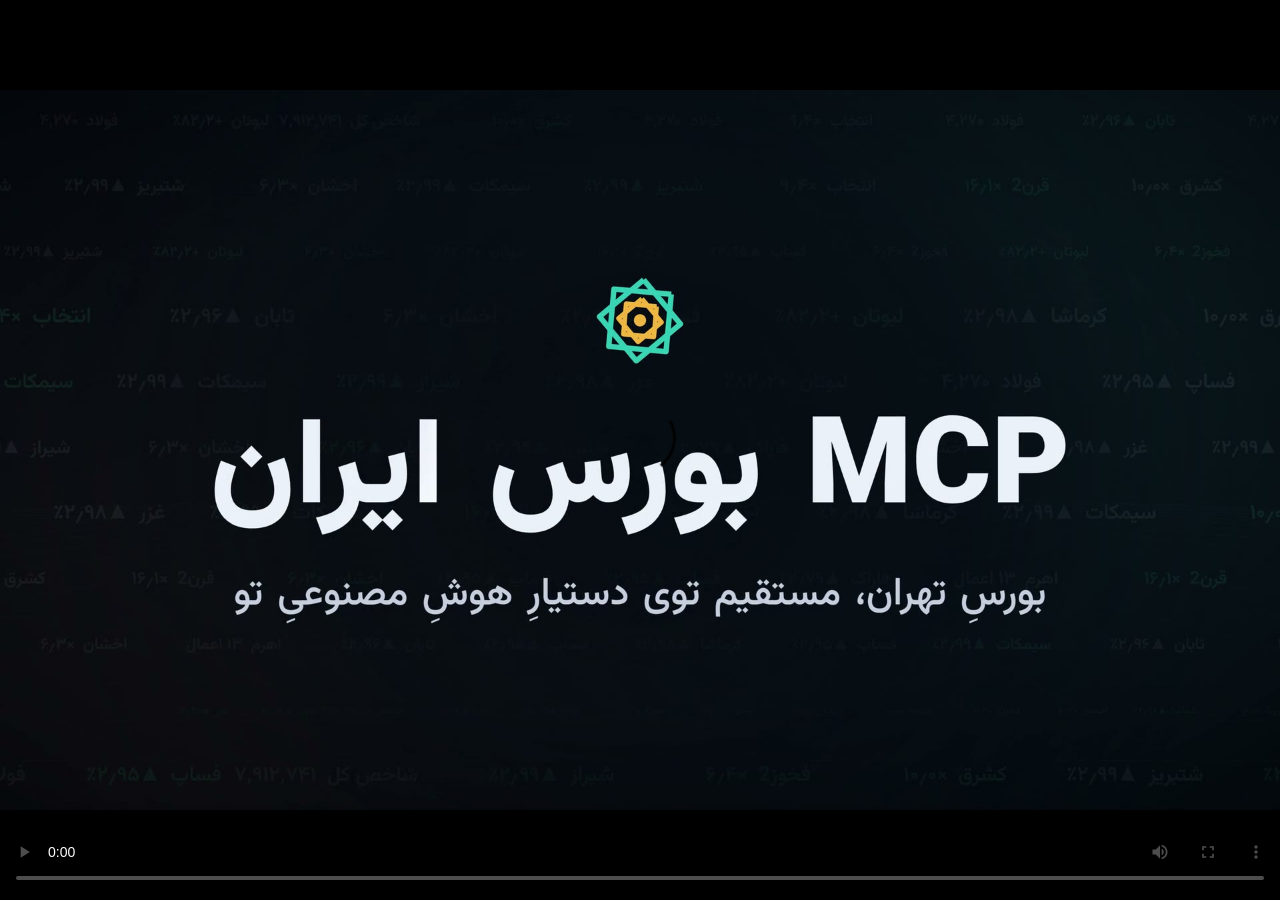
<file: docs/embed.html>
<!doctype html>
<html lang="en">
<head>
<meta charset="utf-8">
<meta name="viewport" content="width=device-width, initial-scale=1">
<meta name="robots" content="noindex">
<title>iran-bourse-mcp launch film</title>
<style>
html, body { margin: 0; height: 100%; background: #000; }
video { display: block; width: 100%; height: 100%; object-fit: contain; background: #000; }
a.back { position: fixed; inset-inline-start: 10px; top: 10px; z-index: 2; padding: 5px 10px; border-radius: 8px; background: rgba(10, 16, 32, 0.72); color: #e8eef9; font: 600 12px system-ui, sans-serif; text-decoration: none; opacity: 0; transition: opacity .2s; }
body:hover a.back, a.back:focus { opacity: 1; }
</style>
</head>
<body>
<a class="back" href="https://msmahdinejad.github.io/iran-bourse-mcp/#film" target="_blank" rel="noopener">iran-bourse-mcp</a>
<video controls playsinline preload="metadata" poster="assets/film/poster-16x9.jpg" aria-label="iran-bourse-mcp launch film, 2 minutes">
  <source src="assets/film/iran-bourse-mcp-film-16x9-social.mp4" type="video/mp4">
  <track kind="subtitles" srclang="en" label="English" src="assets/film/captions.en.vtt">
  <track kind="captions" srclang="fa" label="فارسی" src="assets/film/captions.fa.vtt">
</video>
</body>
</html>
</file>
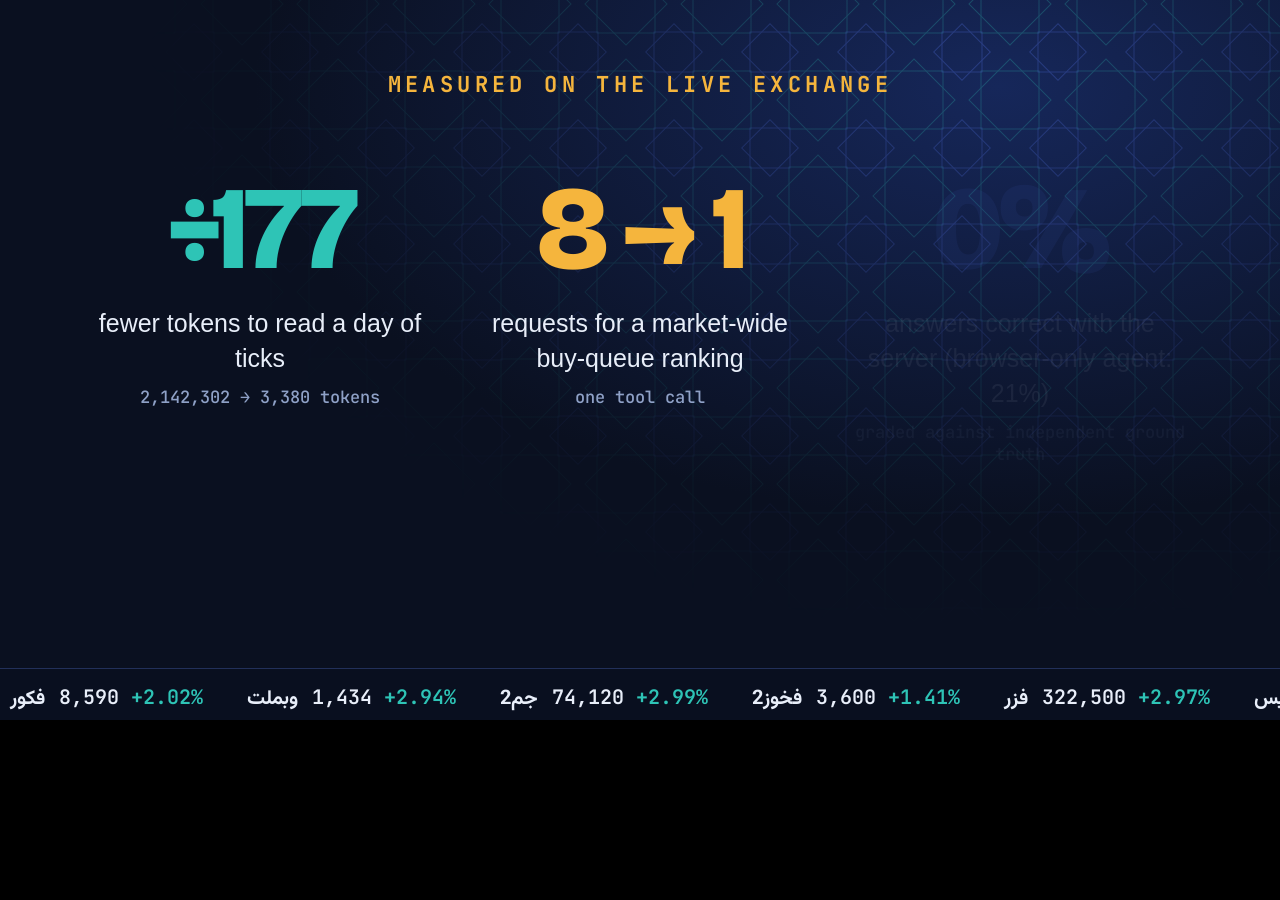
<file: docs/promo.html>
<!doctype html>
<html lang="en">
<head>
<meta charset="utf-8">
<title>iran-bourse-mcp promo</title>
<meta name="viewport" content="width=device-width, initial-scale=1">
<!--
  A 1280x720 motion-graphics scene driven by a single function render(t).
  scripts/render_promo.py screenshots it at t = 0, 0.05, ... and ffmpeg stitches the frames into docs/assets/promo.mp4.
  Open promo.html?play=1 in a browser to watch it live. Numbers come from data.js (live snapshot and benchmarks).
-->
<link rel="stylesheet" href="https://fonts.googleapis.com/css2?family=Bricolage+Grotesque:opsz,wght@12..96,700;12..96,800&family=JetBrains+Mono:wght@400;600;700&family=Vazirmatn:wght@400;600;800&display=swap">
<style>
  :root { --bg:#0a1020; --bg2:#101c3f; --line:#22305a; --ink:#e8eef9; --muted:#8fa1c7; --teal:#2ec4b6; --saffron:#f5b53d; --red:#f0556a; --lapis:#5b7cfa; }
  * { box-sizing: border-box; }
  html, body { margin: 0; background: #000; }
  #stage { position: relative; width: 1280px; height: 720px; overflow: hidden; color: var(--ink);
    font-family: "Vazirmatn", "Segoe UI", Tahoma, sans-serif; background: radial-gradient(1200px 700px at 78% 12%, #16275a 0%, var(--bg) 62%); }
  .tiles { position: absolute; inset: -96px; background-image: url("assets/tiles.svg"); background-size: 96px 96px; opacity: .55;
    -webkit-mask-image: radial-gradient(ellipse 80% 90% at 80% 10%, #000 0%, transparent 72%); mask-image: radial-gradient(ellipse 80% 90% at 80% 10%, #000 0%, transparent 72%); }
  .scene { position: absolute; inset: 0; opacity: 0; }
  #tape { position: absolute; left: 0; right: 0; bottom: 0; height: 52px; border-top: 1px solid var(--line); background: rgba(10,16,32,.92); overflow: hidden; direction: ltr; }
  #tape-track { position: absolute; top: 14px; white-space: nowrap; font: 600 20px "JetBrains Mono", Consolas, monospace; }
  #tape-track > span { margin-right: 44px; display: inline-block; direction: ltr; unicode-bidi: isolate; } #tape-track b { font-family: "Vazirmatn", Tahoma, sans-serif; margin-right: 14px; color: var(--ink); display: inline-block; direction: rtl; unicode-bidi: isolate; }
  .up { color: var(--teal); } .down { color: var(--red); }
  /* scene 1 */
  .logo { position: absolute; left: 96px; top: 150px; width: 120px; height: 120px; }
  .eyebrow { position: absolute; left: 248px; top: 160px; font: 700 20px "JetBrains Mono", Consolas, monospace; letter-spacing: .22em; color: var(--saffron); }
  .title { position: absolute; left: 244px; top: 196px; font: 800 96px "Bricolage Grotesque", "Segoe UI", sans-serif; letter-spacing: -3px; white-space: nowrap; }
  .tag { position: absolute; left: 100px; top: 330px; font: 600 40px "Segoe UI", sans-serif; }
  .tag-fa { position: absolute; left: 100px; top: 396px; font: 600 38px "Vazirmatn", Tahoma, sans-serif; color: var(--muted); direction: rtl; }
  .pills { position: absolute; left: 100px; top: 480px; display: flex; gap: 14px; }
  .pill { border: 2px solid var(--teal); border-radius: 999px; padding: 8px 22px; font: 700 22px "Segoe UI", sans-serif; }
  /* scene 2 */
  .term { position: absolute; left: 70px; top: 78px; width: 760px; height: 540px; border-radius: 18px; background: #0a1230; border: 1px solid var(--line); overflow: hidden; direction: ltr; }
  .term header { height: 48px; background: var(--bg2); border-bottom: 1px solid var(--line); display: flex; align-items: center; gap: 9px; padding: 0 18px; color: var(--muted); font: 600 15px "Segoe UI", sans-serif; }
  .term header i { width: 12px; height: 12px; border-radius: 50%; display: inline-block; background: var(--red); } .term header i:nth-child(2){background:var(--saffron)} .term header i:nth-child(3){background:var(--teal)}
  .term .body { padding: 22px 26px; font: 500 21px/1.7 "JetBrains Mono", Consolas, monospace; }
  .prompt { color: var(--ink); direction: rtl; text-align: right; font: 700 24px/1.5 "Vazirmatn", Tahoma, sans-serif; min-height: 78px; }
  .call { color: var(--muted); font-size: 19px; } .ans { color: var(--ink); font-size: 21px; } .ans b { color: var(--teal); }
  .ladder { position: absolute; right: 70px; top: 120px; width: 330px; direction: ltr; }
  .ladder .hd { font: 800 34px "Vazirmatn", Tahoma, sans-serif; } .ladder .px { font: 700 50px "JetBrains Mono", Consolas, monospace; margin: 4px 0 14px; }
  .ladder .px span { font-size: 22px; color: var(--teal); margin-left: 12px; }
  .lvl { height: 25px; margin: 7px 0; display: flex; align-items: center; gap: 12px; font: 500 15px "JetBrains Mono", Consolas, monospace; color: var(--muted); }
  .lvl i { display: block; height: 17px; border-radius: 4px; } .lvl.a i { background: var(--red); } .lvl.b i { background: var(--teal); }
  /* scene 3 */
  .stat { position: absolute; top: 170px; width: 340px; text-align: center; direction: ltr; }
  .stat .n { font: 800 118px "Bricolage Grotesque", "Segoe UI", sans-serif; letter-spacing: -4px; line-height: 1; }
  .stat .l { margin-top: 18px; font: 500 25px/1.4 "Segoe UI", sans-serif; color: var(--ink); } .stat .s { margin-top: 10px; font: 500 17px "JetBrains Mono", Consolas, monospace; color: var(--muted); }
  .head3 { position: absolute; left: 0; right: 0; top: 70px; text-align: center; font: 700 22px "JetBrains Mono", Consolas, monospace; letter-spacing: .2em; color: var(--saffron); }
  /* scene 4 */
  .head4 { position: absolute; left: 0; right: 0; top: 74px; text-align: center; font: 800 62px "Bricolage Grotesque", "Segoe UI", sans-serif; letter-spacing: -2px; }
  .chips { position: absolute; left: 110px; right: 110px; top: 190px; display: flex; flex-wrap: wrap; gap: 14px; justify-content: center; }
  .chip { border: 1.5px solid #2c3d70; border-radius: 999px; padding: 9px 22px; font: 600 23px "Segoe UI", sans-serif; background: rgba(17,28,58,.7); }
  .cmd { position: absolute; left: 110px; right: 110px; top: 420px; border: 1px solid #2c3d70; border-radius: 16px; background: #0a1230; padding: 22px 28px; font: 600 19px "JetBrains Mono", Consolas, monospace; direction: ltr; }
  .cmd .p { color: var(--saffron); margin-right: 14px; }
  .url { position: absolute; left: 0; right: 0; top: 580px; text-align: center; font: 700 34px "Segoe UI", sans-serif; color: var(--teal); }
</style>
</head>
<body>
<div id="stage">
  <div class="tiles" id="tiles"></div>

  <div class="scene" id="s1">
    <svg class="logo" id="logo" viewBox="-34 -34 68 68"><rect x="-30" y="-30" width="60" height="60" rx="14" fill="#101c3f" stroke="#2ec4b6" stroke-width="2.5"/><g fill="none" stroke="#2ec4b6" stroke-width="3"><rect x="-15" y="-15" width="30" height="30"/><rect x="-15" y="-15" width="30" height="30" transform="rotate(45)"/></g><g fill="none" stroke="#f5b53d" stroke-width="2.4"><rect x="-8" y="-8" width="16" height="16"/><rect x="-8" y="-8" width="16" height="16" transform="rotate(45)"/></g><circle r="3.2" fill="#f5b53d"/></svg>
    <div class="eyebrow">MODEL CONTEXT PROTOCOL SERVER</div>
    <div class="title" id="title"></div>
    <div class="tag" id="tag">The Tehran Stock Exchange, for AI agents.</div>
    <div class="tag-fa" id="tagfa">بورس تهران، برای ایجنت‌های هوش مصنوعی</div>
    <div class="pills" id="pills"></div>
  </div>

  <div class="scene" id="s2">
    <div class="term"><header><i></i><i></i><i></i><span style="margin-left:10px">agent · iran-bourse-mcp</span></header><div class="body">
      <div class="prompt" id="prompt"></div>
      <div id="calls"></div><div id="answers" style="margin-top:14px"></div>
    </div></div>
    <div class="ladder" id="ladder"></div>
  </div>

  <div class="scene" id="s3">
    <div class="head3">MEASURED ON THE LIVE EXCHANGE</div>
    <div id="stats"></div>
  </div>

  <div class="scene" id="s4">
    <div class="head4">Works with every agent</div>
    <div class="chips" id="chips"></div>
    <div class="cmd" id="cmd"><span class="p">$</span>claude mcp add iran-bourse -- uvx iran-bourse-mcp</div>
    <div class="url">github.com/msmahdinejad/iran-bourse-mcp&nbsp; ★</div>
  </div>

  <div id="tape"><div id="tape-track"></div></div>
</div>
<script src="data.js"></script>
<script>
(function () {
  var D = window.SITE_DATA || {}, S = D.snapshot || {}, F = (S.foolad || {}), Q = F.quote || {}, B = D.bench_data_plane, A = D.bench_agents;
  var clamp = function (x, a, b) { return Math.max(a, Math.min(b, x)); };
  var ease = function (x) { x = clamp(x, 0, 1); return x < .5 ? 4 * x * x * x : 1 - Math.pow(-2 * x + 2, 3) / 2; };
  var seg = function (t, a, b) { return clamp((t - a) / (b - a), 0, 1); };
  var typed = function (s, t, start, cps) { return s.slice(0, Math.max(0, Math.floor((t - start) * cps))); };
  var $ = function (id) { return document.getElementById(id); };
  var nf = function (n, d) { return Number(n).toLocaleString("en-US", { maximumFractionDigits: d || 0 }); };

  // ---- static content
  var tape = (S.tape || []).map(function (r) { return '<span><b>' + r.symbol + '</b>' + nf(r.last) + ' <span class="' + (r.pct >= 0 ? "up" : "down") + '">' + (r.pct >= 0 ? "+" : "") + r.pct.toFixed(2) + '%</span></span>'; }).join("");
  $("tape-track").innerHTML = tape + tape + tape;
  $("pills").innerHTML = ["38 tools", "read-only", "100% tick coverage", "MIT"].map(function (x, i) { return '<div class="pill" style="border-color:' + ["#2ec4b6", "#5b7cfa", "#f5b53d", "#8fa1c7"][i] + '">' + x + '</div>'; }).join("");
  var chips = ["Claude Code", "Claude Desktop", "Codex", "Gemini CLI", "Cursor", "VS Code", "Windsurf", "Cline", "Zed", "Goose", "OpenCode", "Kiro", "Qwen Code", "JetBrains", "Amp", "any MCP client"];
  $("chips").innerHTML = chips.map(function (c) { return '<div class="chip">' + c + '</div>'; }).join("");

  var ob = F.order_book || { asks: [], bids: [] };
  var asks = (ob.asks || []).slice(0, 5).reverse(), bids = (ob.bids || []).slice(0, 5);
  var maxv = Math.log10(Math.max.apply(null, asks.concat(bids).map(function (x) { return x.volume; }).concat([100])) + 10);
  var lvl = function (x, k) { return '<div class="lvl ' + k + '"><span style="width:62px;text-align:right">' + nf(x.price) + '</span><i style="width:' + Math.max(6, Math.log10(x.volume + 10) / maxv * 190) + 'px"></i></div>'; };
  $("ladder").innerHTML = '<div class="hd">' + ((F.identity || {}).symbol || "فولاد") + '</div><div class="px">' + nf((Q.last || {}).price || 0) + '<span>' + (((Q.last || {}).change_pct || 0) >= 0 ? "+" : "") + (((Q.last || {}).change_pct || 0)).toFixed(2) + '%</span></div>' +
    asks.map(function (x) { return lvl(x, "a"); }).join("") + '<div style="height:8px"></div>' + bids.map(function (x) { return lvl(x, "b"); }).join("");

  var rl = F.real_legal || {}, real = rl.real || {}, comp = ((F.trade_summary || {}).completeness) || {}, holders = ((F.holders || {}).top) || [];
  var net = real.net_value;
  var prompt = "فولاد رو کامل بررسی کن: صف، پول حقیقی، سهامداران، کدال";
  var calls = ['● symbol_overview(symbol="فولاد")', '● real_legal_flow(symbol="فولاد", days=5)', '● trade_summary(symbol="فولاد")', '● codal_filings(symbol="فولاد", limit=3)'];
  var answers = [
    '<b>Foolad</b> ' + nf((Q.last || {}).price || 0) + ' Rial (' + ((Q.last || {}).change_pct >= 0 ? "+" : "") + (((Q.last || {}).change_pct) || 0).toFixed(2) + '%)' + (Q.at_upper_limit ? ', at the <b>upper limit</b>' : ''),
    'Real persons net <b>' + (net == null ? "n/a" : (Math.abs(net) / 1e9).toFixed(0) + 'bn Rial ' + (net > 0 ? "in" : "out")) + '</b>, buyer power <b>' + (rl.real_buyer_power || "n/a") + '</b>',
    '<b>' + nf(comp.ticks_count || 0) + '</b> ticks = <b>' + (comp.volume_coverage_pct || 100) + '%</b> of official volume',
    'Largest holder <b>' + (holders[0] ? holders[0].percent + '%' : "") + '</b>, top five <b>' + ((F.holders || {}).top5_percent || "") + '%</b>'
  ];

  // stats scene
  var stats = [];
  if (B) {
    var byId = {}; B.tasks.forEach(function (t) { byId[t.id] = t; });
    var tk = byId.trade_summary, bq = byId.buy_queues;
    if (tk) stats.push({ n: tk.token_reduction, fmt: function (v) { return "÷" + nf(v); }, l: "fewer tokens to read a day of ticks", s: nf(tk.raw.tokens) + " → " + nf(tk.mcp.tokens) + " tokens", c: "#2ec4b6" });
    if (bq) stats.push({ n: bq.raw.requests, fmt: function (v) { return nf(v) + " → 1"; }, l: "requests for a market-wide buy-queue ranking", s: "one tool call", c: "#f5b53d" });
  }
  if (A) {
    var acc = function (arm) { var rs = Object.keys(A.arms[arm].runs).map(function (k) { return A.arms[arm].runs[k].score; }); return rs.reduce(function (a, b) { return a + b; }, 0) / rs.length * 100; };
    stats.push({ n: acc("mcp"), fmt: function (v) { return Math.round(v) + "%"; }, l: "answers correct with the server (browser-only agent: " + Math.round(acc("browser")) + "%)", s: "graded against independent ground truth", c: "#5b7cfa" });
  }
  $("stats").innerHTML = stats.map(function (st, i) { var x = 640 - (stats.length * 380) / 2 + i * 380 + 20; return '<div class="stat" id="st' + i + '" style="left:' + x + 'px"><div class="n" id="stn' + i + '" style="color:' + st.c + '">0</div><div class="l">' + st.l + '</div><div class="s">' + st.s + '</div></div>'; }).join("");

  // ---- timeline
  var TOTAL = 15.5;
  var TITLE = "iran-bourse-mcp";
  function scene(el, t, a, b, fade) { fade = fade || .45; var v = Math.min(seg(t, a, a + fade), 1 - seg(t, b - fade, b)); el.style.opacity = ease(v); return v; }
  function render(t) {
    // tiles drift and ticker scroll
    $("tiles").style.transform = "translate(" + (-t * 9 % 96) + "px," + (t * 5 % 96) + "px)";
    $("tape-track").style.transform = "translateX(" + (-t * 120) + "px)";
    // scene 1: 0 - 3.6
    var v1 = scene($("s1"), t, -1, 3.6, .5);
    $("logo").style.transform = "scale(" + (.6 + .4 * ease(seg(t, 0, .9))) + ") rotate(" + ((1 - ease(seg(t, 0, 1.1))) * -90) + "deg)";
    $("logo").style.opacity = ease(seg(t, 0, .6));
    $("title").textContent = typed(TITLE, t, .35, 16);
    $("tag").style.opacity = ease(seg(t, 1.1, 1.6)); $("tag").style.transform = "translateY(" + (1 - ease(seg(t, 1.1, 1.6))) * 16 + "px)";
    $("tagfa").style.opacity = ease(seg(t, 1.5, 2.0)); $("tagfa").style.transform = "translateY(" + (1 - ease(seg(t, 1.5, 2.0))) * 16 + "px)";
    $("pills").style.opacity = ease(seg(t, 2.0, 2.5));
    $("s1").style.transform = "translateY(" + (-ease(seg(t, 3.1, 3.6)) * 40) + "px)";
    // scene 2: 3.4 - 9.4
    scene($("s2"), t, 3.4, 9.6, .5);
    $("prompt").textContent = typed(prompt, t, 4.0, 22);
    $("calls").innerHTML = calls.map(function (c, i) { var a = 6.0 + i * .5; return '<div class="call" style="opacity:' + ease(seg(t, a, a + .25)) + '">' + c + '</div>'; }).join("");
    $("answers").innerHTML = answers.map(function (c, i) { var a = 8.0 + i * .45; return '<div class="ans" style="opacity:' + ease(seg(t, a, a + .3)) + ';transform:translateX(' + (1 - ease(seg(t, a, a + .3))) * 16 + 'px)">• ' + c + '</div>'; }).join("");
    $("ladder").style.transform = "translateX(" + (1 - ease(seg(t, 4.2, 4.9))) * 60 + "px)";
    $("ladder").style.opacity = ease(seg(t, 4.2, 4.9));
    // scene 3: 9.2 - 12.8
    scene($("s3"), t, 9.2, 12.9, .5);
    stats.forEach(function (st, i) { var p = ease(seg(t, 9.7 + i * .35, 11.4 + i * .35)); $("stn" + i).textContent = st.fmt(st.n * p); $("st" + i).style.opacity = ease(seg(t, 9.6 + i * .35, 10.0 + i * .35)); });
    // scene 4: 12.6 - 15.5
    scene($("s4"), t, 12.7, TOTAL + 1, .5);
    $("chips").style.opacity = 1;
    Array.prototype.forEach.call($("chips").children, function (c, i) { var a = 13.0 + i * .06; c.style.opacity = ease(seg(t, a, a + .3)); c.style.transform = "translateY(" + (1 - ease(seg(t, a, a + .3))) * 14 + "px)"; });
    $("cmd").style.opacity = ease(seg(t, 14.0, 14.4));
    document.querySelector(".url").style.opacity = ease(seg(t, 14.4, 14.9));
  }
  window.render = render; window.PROMO_TOTAL = TOTAL;
  var q = new URLSearchParams(location.search);
  if (q.has("t")) render(parseFloat(q.get("t")));
  else if (q.has("play")) { var t0 = performance.now(); (function loop(now) { var t = ((now - t0) / 1000) % (TOTAL + .8); render(t); requestAnimationFrame(loop); })(t0); }
  else render(10.4);
})();
</script>
</body>
</html>
</file>
